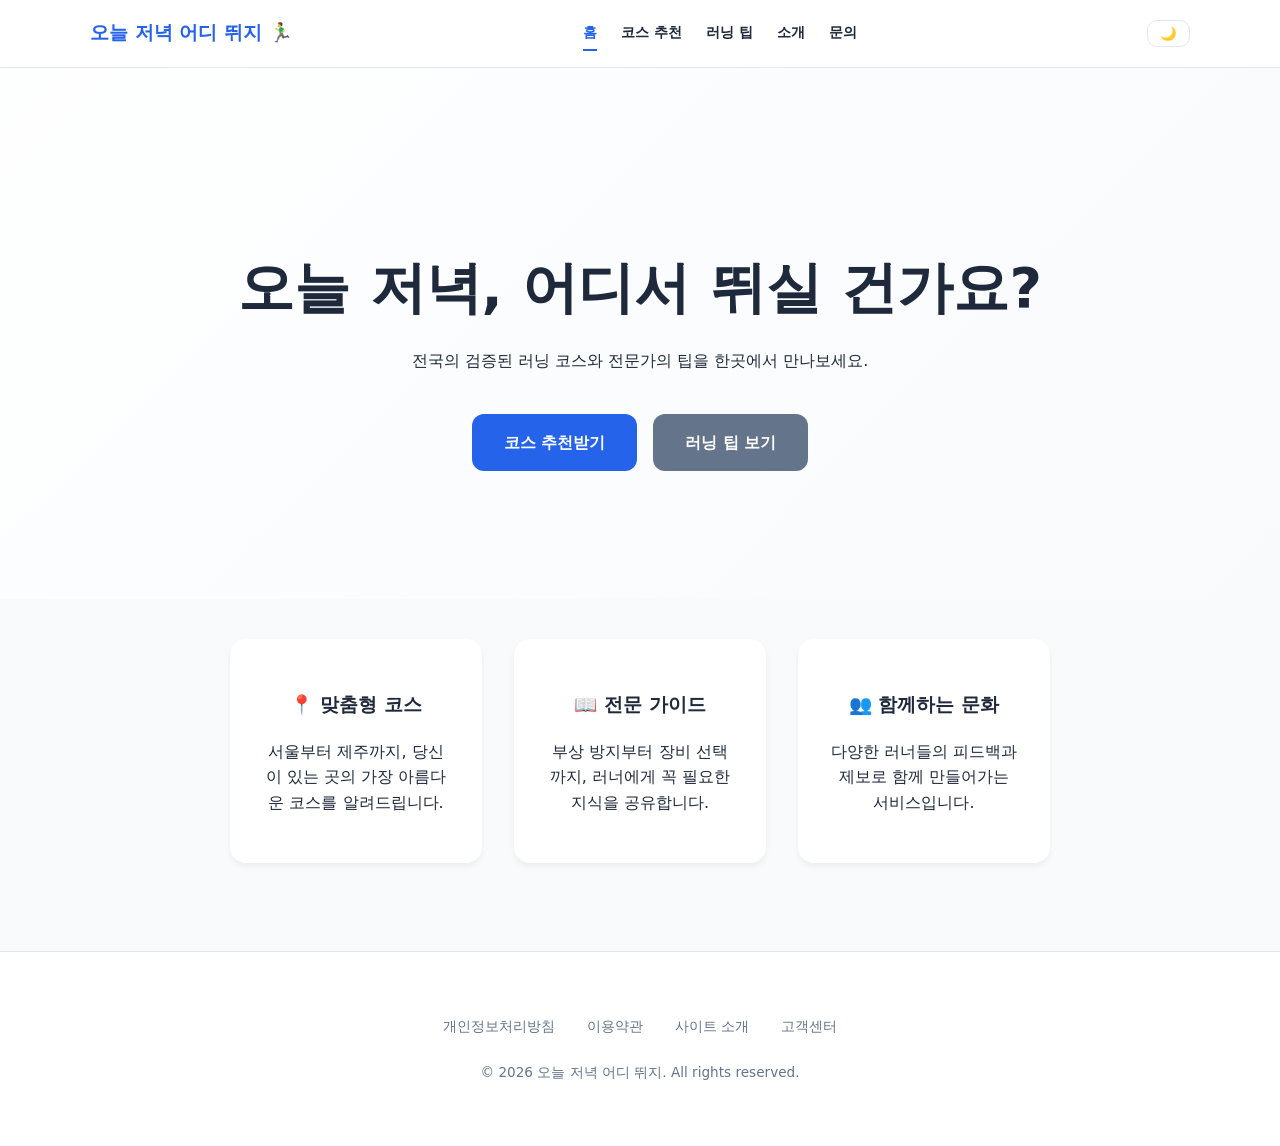
<file: index.html>
<!DOCTYPE html>
<html lang="ko">
<head>
  <meta charset="UTF-8" />
  <meta name="viewport" content="width=device-width, initial-scale=1.0" />
  <title>오늘 저녁 어디 뛰지 - 당신을 위한 러닝 가이드</title>
  <meta name="description" content="전국의 아름다운 러닝 코스를 추천받고, 안전한 러닝을 위한 전문 팁과 가이드를 확인하세요.">
  <meta name="google-adsense-account" content="ca-pub-4621143579541891">
  <script async src="https://pagead2.googlesyndication.com/pagead/js/adsbygoogle.js?client=ca-pub-4621143579541891"
     crossorigin="anonymous"></script>
  <link href="style.css" rel="stylesheet">
</head>
<body>
  <header class="navbar">
    <div class="nav-container">
      <a href="index.html" class="nav-logo">오늘 저녁 어디 뛰지 🏃‍♂️</a>
      <nav class="nav-links">
        <a href="index.html" class="active">홈</a>
        <a href="recommend.html">코스 추천</a>
        <a href="tips.html">러닝 팁</a>
        <a href="about.html">소개</a>
        <a href="contact.html">문의</a>
      </nav>
      <button id="theme-toggle" class="theme-btn-nav">🌙</button>
    </div>
  </header>

  <main>
    <section class="hero-section">
      <div class="container-transparent">
        <h1>오늘 저녁, 어디서 뛰실 건가요?</h1>
        <p>전국의 검증된 러닝 코스와 전문가의 팁을 한곳에서 만나보세요.</p>
        <div class="hero-btns">
            <a href="recommend.html" class="cta-btn">코스 추천받기</a>
            <a href="tips.html" class="cta-btn-alt">러닝 팁 보기</a>
        </div>
      </div>
    </section>

    <section class="container info-grid-section">
        <div class="info-card">
            <h3>📍 맞춤형 코스</h3>
            <p>서울부터 제주까지, 당신이 있는 곳의 가장 아름다운 코스를 알려드립니다.</p>
        </div>
        <div class="info-card">
            <h3>📖 전문 가이드</h3>
            <p>부상 방지부터 장비 선택까지, 러너에게 꼭 필요한 지식을 공유합니다.</p>
        </div>
        <div class="info-card">
            <h3>👥 함께하는 문화</h3>
            <p>다양한 러너들의 피드백과 제보로 함께 만들어가는 서비스입니다.</p>
        </div>
    </section>
  </main>

  <footer class="footer">
    <div class="footer-container">
      <div class="footer-links">
        <a href="privacy.html">개인정보처리방침</a>
        <a href="terms.html">이용약관</a>
        <a href="about.html">사이트 소개</a>
        <a href="contact.html">고객센터</a>
      </div>
      <p class="copyright">&copy; 2026 오늘 저녁 어디 뛰지. All rights reserved.</p>
    </div>
  </footer>

  <script defer type="text/javascript" src="main.js"></script>
</body>
</html>
</file>
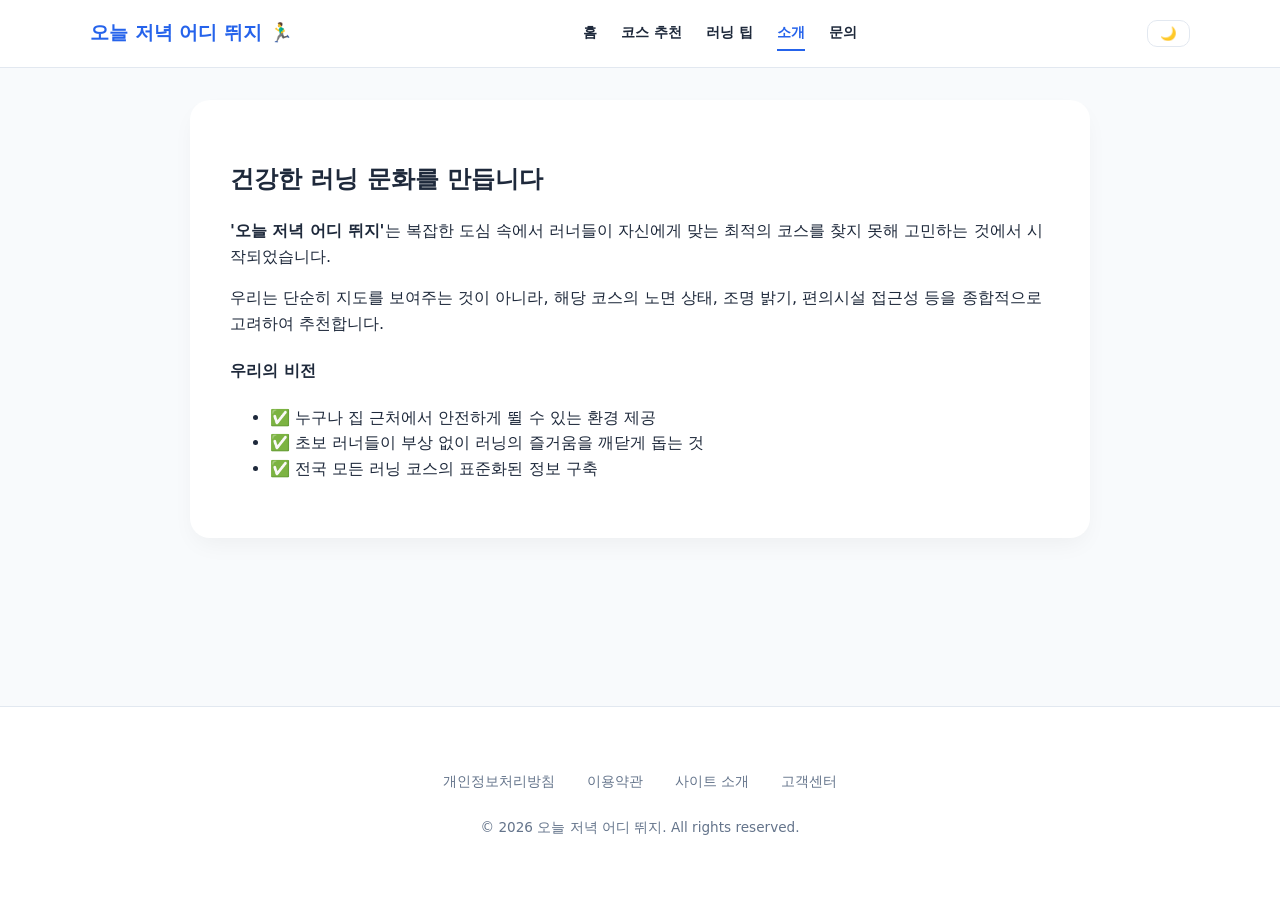
<file: about.html>
<!DOCTYPE html>
<html lang="ko">
<head>
  <meta charset="UTF-8" />
  <meta name="viewport" content="width=device-width, initial-scale=1.0" />
  <title>서비스 소개 - 오늘 저녁 어디 뛰지</title>
  <link href="style.css" rel="stylesheet">
  <script async src="https://pagead2.googlesyndication.com/pagead/js/adsbygoogle.js?client=ca-pub-4621143579541891"
     crossorigin="anonymous"></script>
</head>
<body>
  <header class="navbar">
    <div class="nav-container">
      <a href="index.html" class="nav-logo">오늘 저녁 어디 뛰지 🏃‍♂️</a>
      <nav class="nav-links">
        <a href="index.html">홈</a>
        <a href="recommend.html">코스 추천</a>
        <a href="tips.html">러닝 팁</a>
        <a href="about.html" class="active">소개</a>
        <a href="contact.html">문의</a>
      </nav>
      <button id="theme-toggle" class="theme-btn-nav">🌙</button>
    </div>
  </header>

  <main class="page-content">
    <section class="container about-section">
      <h2>건강한 러닝 문화를 만듭니다</h2>
      <div class="about-content">
          <p><strong>'오늘 저녁 어디 뛰지'</strong>는 복잡한 도심 속에서 러너들이 자신에게 맞는 최적의 코스를 찾지 못해 고민하는 것에서 시작되었습니다.</p>
          <p>우리는 단순히 지도를 보여주는 것이 아니라, 해당 코스의 노면 상태, 조명 밝기, 편의시설 접근성 등을 종합적으로 고려하여 추천합니다.</p>
          
          <div class="vision-box">
              <h4>우리의 비전</h4>
              <ul>
                  <li>✅ 누구나 집 근처에서 안전하게 뛸 수 있는 환경 제공</li>
                  <li>✅ 초보 러너들이 부상 없이 러닝의 즐거움을 깨닫게 돕는 것</li>
                  <li>✅ 전국 모든 러닝 코스의 표준화된 정보 구축</li>
              </ul>
          </div>
      </div>
    </section>
  </main>

  <footer class="footer">
    <div class="footer-container">
      <div class="footer-links">
        <a href="privacy.html">개인정보처리방침</a>
        <a href="terms.html">이용약관</a>
        <a href="about.html">사이트 소개</a>
        <a href="contact.html">고객센터</a>
      </div>
      <p class="copyright">&copy; 2026 오늘 저녁 어디 뛰지. All rights reserved.</p>
    </div>
  </footer>

  <script defer type="text/javascript" src="main.js"></script>
</body>
</html>
</file>
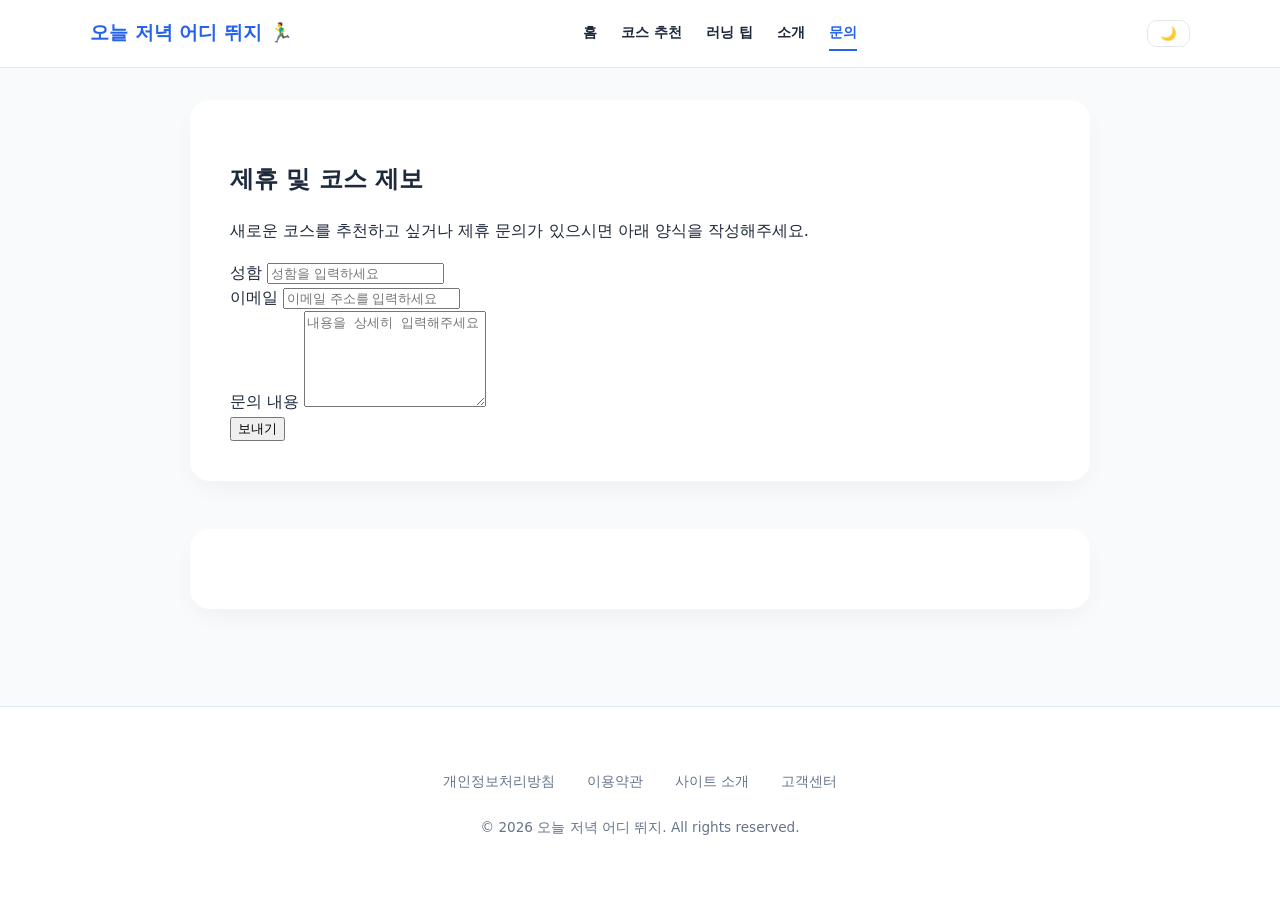
<file: contact.html>
<!DOCTYPE html>
<html lang="ko">
<head>
  <meta charset="UTF-8" />
  <meta name="viewport" content="width=device-width, initial-scale=1.0" />
  <title>제휴 및 문의 - 오늘 저녁 어디 뛰지</title>
  <link href="style.css" rel="stylesheet">
  <script async src="https://pagead2.googlesyndication.com/pagead/js/adsbygoogle.js?client=ca-pub-4621143579541891"
     crossorigin="anonymous"></script>
</head>
<body>
  <header class="navbar">
    <div class="nav-container">
      <a href="index.html" class="nav-logo">오늘 저녁 어디 뛰지 🏃‍♂️</a>
      <nav class="nav-links">
        <a href="index.html">홈</a>
        <a href="recommend.html">코스 추천</a>
        <a href="tips.html">러닝 팁</a>
        <a href="about.html">소개</a>
        <a href="contact.html" class="active">문의</a>
      </nav>
      <button id="theme-toggle" class="theme-btn-nav">🌙</button>
    </div>
  </header>

  <main class="page-content">
    <section class="container contact-section">
      <h2>제휴 및 코스 제보</h2>
      <p class="section-desc">새로운 코스를 추천하고 싶거나 제휴 문의가 있으시면 아래 양식을 작성해주세요.</p>
      
      <form action="https://formspree.io/f/mgopalbg" method="POST" class="contact-form">
        <div class="form-group">
          <label for="name">성함</label>
          <input type="text" id="name" name="name" required placeholder="성함을 입력하세요">
        </div>
        <div class="form-group">
          <label for="email">이메일</label>
          <input type="email" id="email" name="email" required placeholder="이메일 주소를 입력하세요">
        </div>
        <div class="form-group">
          <label for="message">문의 내용</label>
          <textarea id="message" name="message" rows="6" required placeholder="내용을 상세히 입력해주세요"></textarea>
        </div>
        <button type="submit" id="submit-btn">보내기</button>
      </form>
    </section>

    <section class="container">
      <div id="disqus_thread"></div>
      <script>
          (function() { 
          var d = document, s = d.createElement('script');
          s.src = 'https://product-builder-9v8finuenk.disqus.com/embed.js';
          s.setAttribute('data-timestamp', +new Date());
          (d.head || d.body).appendChild(s);
          })();
      </script>
    </section>
  </main>

  <footer class="footer">
    <div class="footer-container">
      <div class="footer-links">
        <a href="privacy.html">개인정보처리방침</a>
        <a href="terms.html">이용약관</a>
        <a href="about.html">사이트 소개</a>
        <a href="contact.html">고객센터</a>
      </div>
      <p class="copyright">&copy; 2026 오늘 저녁 어디 뛰지. All rights reserved.</p>
    </div>
  </footer>

  <script defer type="text/javascript" src="main.js"></script>
</body>
</html>
</file>
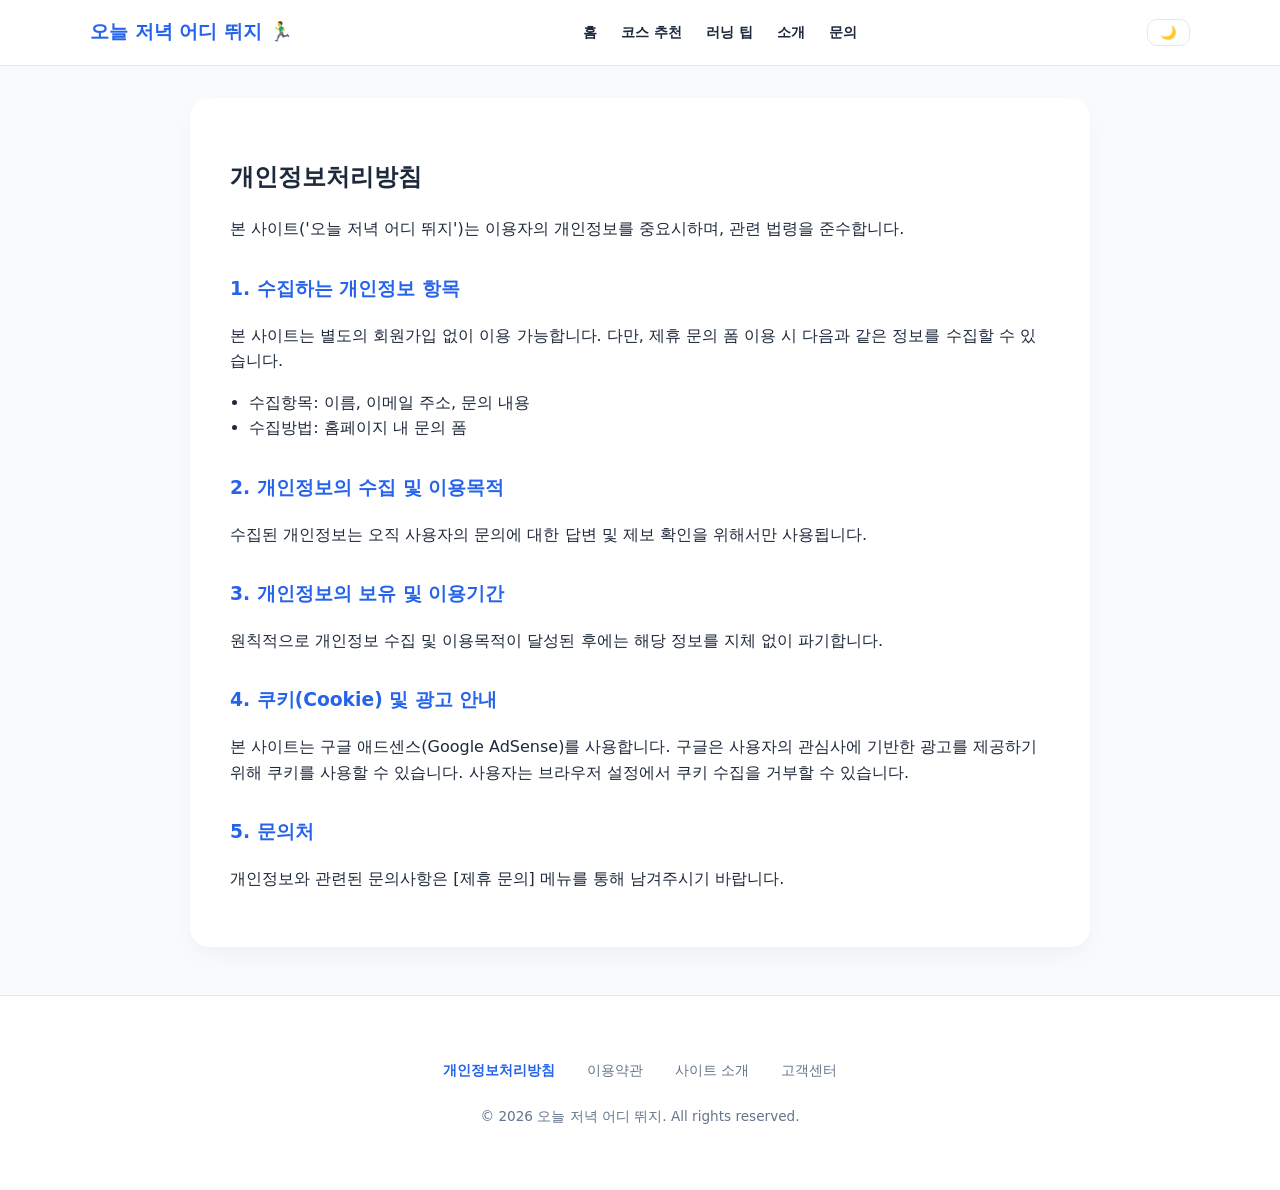
<file: privacy.html>
<!DOCTYPE html>
<html lang="ko">
<head>
  <meta charset="UTF-8" />
  <meta name="viewport" content="width=device-width, initial-scale=1.0" />
  <title>개인정보처리방침 - 오늘 저녁 어디 뛰지</title>
  <link href="style.css" rel="stylesheet">
</head>
<body>
  <header class="navbar">
    <div class="nav-container">
      <a href="index.html" class="nav-logo">오늘 저녁 어디 뛰지 🏃‍♂️</a>
      <nav class="nav-links">
        <a href="index.html">홈</a>
        <a href="recommend.html">코스 추천</a>
        <a href="tips.html">러닝 팁</a>
        <a href="about.html">소개</a>
        <a href="contact.html">문의</a>
      </nav>
      <button id="theme-toggle" class="theme-btn-nav">🌙</button>
    </div>
  </header>

  <main class="page-content">
    <section class="container policy-content">
      <h2>개인정보처리방침</h2>
      <p>본 사이트('오늘 저녁 어디 뛰지')는 이용자의 개인정보를 중요시하며, 관련 법령을 준수합니다.</p>
      
      <h3>1. 수집하는 개인정보 항목</h3>
      <p>본 사이트는 별도의 회원가입 없이 이용 가능합니다. 다만, 제휴 문의 폼 이용 시 다음과 같은 정보를 수집할 수 있습니다.</p>
      <ul>
        <li>수집항목: 이름, 이메일 주소, 문의 내용</li>
        <li>수집방법: 홈페이지 내 문의 폼</li>
      </ul>

      <h3>2. 개인정보의 수집 및 이용목적</h3>
      <p>수집된 개인정보는 오직 사용자의 문의에 대한 답변 및 제보 확인을 위해서만 사용됩니다.</p>

      <h3>3. 개인정보의 보유 및 이용기간</h3>
      <p>원칙적으로 개인정보 수집 및 이용목적이 달성된 후에는 해당 정보를 지체 없이 파기합니다.</p>

      <h3>4. 쿠키(Cookie) 및 광고 안내</h3>
      <p>본 사이트는 구글 애드센스(Google AdSense)를 사용합니다. 구글은 사용자의 관심사에 기반한 광고를 제공하기 위해 쿠키를 사용할 수 있습니다. 사용자는 브라우저 설정에서 쿠키 수집을 거부할 수 있습니다.</p>

      <h3>5. 문의처</h3>
      <p>개인정보와 관련된 문의사항은 [제휴 문의] 메뉴를 통해 남겨주시기 바랍니다.</p>
    </section>
  </main>

  <footer class="footer">
    <div class="footer-container">
      <div class="footer-links">
        <a href="privacy.html" class="active">개인정보처리방침</a>
        <a href="terms.html">이용약관</a>
        <a href="about.html">사이트 소개</a>
        <a href="contact.html">고객센터</a>
      </div>
      <p class="copyright">&copy; 2026 오늘 저녁 어디 뛰지. All rights reserved.</p>
    </div>
  </footer>

  <script defer type="text/javascript" src="main.js"></script>
</body>
</html>
</file>
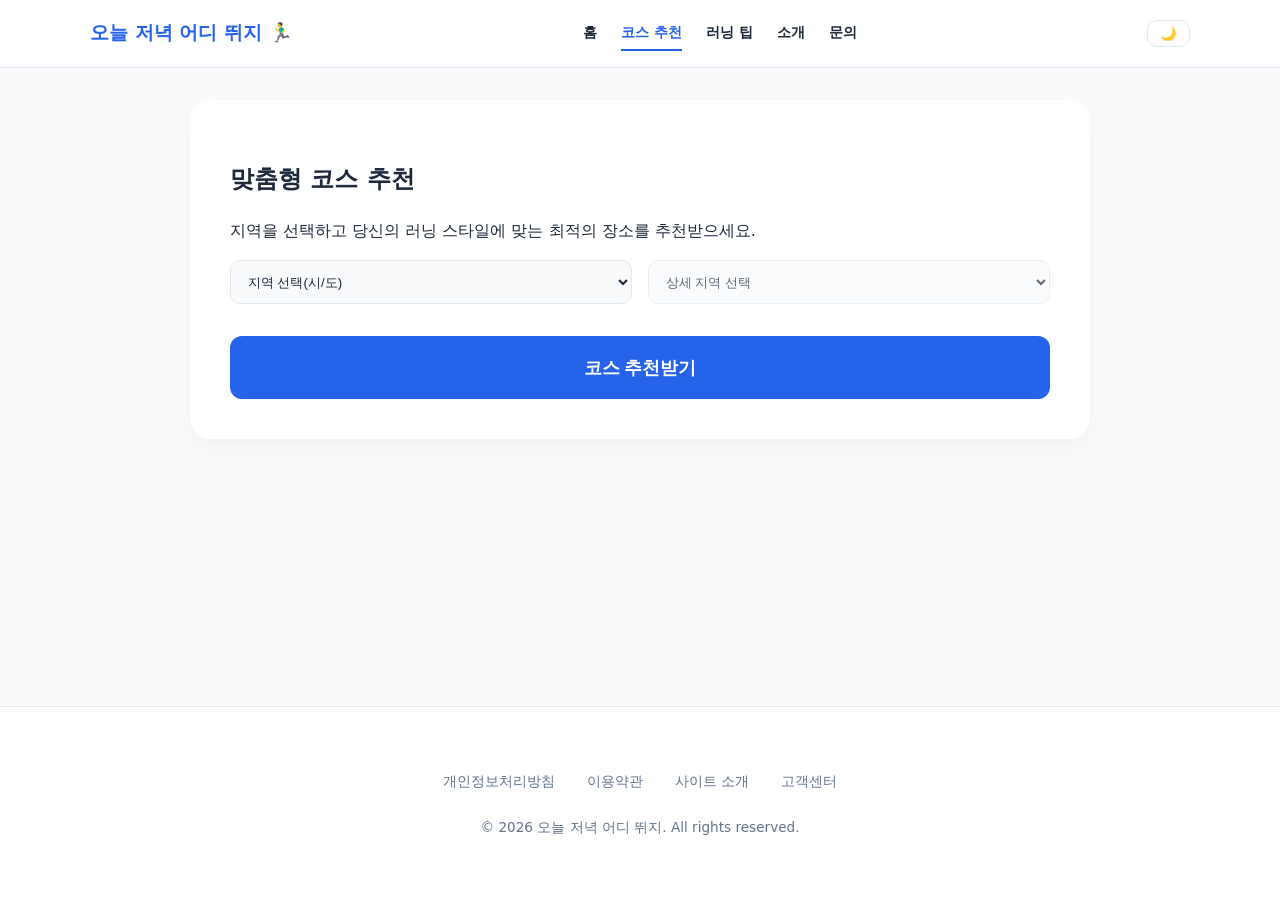
<file: recommend.html>
<!DOCTYPE html>
<html lang="ko">
<head>
  <meta charset="UTF-8" />
  <meta name="viewport" content="width=device-width, initial-scale=1.0" />
  <title>코스 추천 - 오늘 저녁 어디 뛰지</title>
  <link href="style.css" rel="stylesheet">
  <script async src="https://pagead2.googlesyndication.com/pagead/js/adsbygoogle.js?client=ca-pub-4621143579541891"
     crossorigin="anonymous"></script>
</head>
<body>
  <header class="navbar">
    <div class="nav-container">
      <a href="index.html" class="nav-logo">오늘 저녁 어디 뛰지 🏃‍♂️</a>
      <nav class="nav-links">
        <a href="index.html">홈</a>
        <a href="recommend.html" class="active">코스 추천</a>
        <a href="tips.html">러닝 팁</a>
        <a href="about.html">소개</a>
        <a href="contact.html">문의</a>
      </nav>
      <button id="theme-toggle" class="theme-btn-nav">🌙</button>
    </div>
  </header>

  <main class="page-content">
    <section class="container main-section">
      <h2>맞춤형 코스 추천</h2>
      <p class="section-desc">지역을 선택하고 당신의 러닝 스타일에 맞는 최적의 장소를 추천받으세요.</p>
      
      <div class="region-select-container">
          <select id="large-region">
              <option value="">지역 선택(시/도)</option>
              <option value="서울">서울특별시</option>
              <option value="경기">경기도</option>
              <option value="인천">인천광역시</option>
              <option value="강원">강원도</option>
              <option value="충청">충청도</option>
              <option value="전라">전라도</option>
              <option value="경상">경상도</option>
              <option value="제주">제주도</option>
          </select>
          <select id="small-region" disabled>
              <option value="">상세 지역 선택</option>
          </select>
      </div>

      <div id="course-result" class="course-container" style="display: none;">
        <div class="course-card">
          <h3 id="course-name">코스 이름</h3>
          <div class="course-info">
              <span class="info-item">📍 <span id="course-location">위치</span></span>
              <span class="info-item">📏 <span id="course-distance">거리</span></span>
              <span class="info-item">⚡ <span id="course-difficulty">난이도</span></span>
          </div>
          <p id="course-description">상세 설명</p>
          <div id="course-features" class="feature-tags"></div>
        </div>
      </div>
      <button id="recommend-btn">코스 추천받기</button>
    </section>
  </main>

  <footer class="footer">
    <div class="footer-container">
      <div class="footer-links">
        <a href="privacy.html">개인정보처리방침</a>
        <a href="terms.html">이용약관</a>
        <a href="about.html">사이트 소개</a>
        <a href="contact.html">고객센터</a>
      </div>
      <p class="copyright">&copy; 2026 오늘 저녁 어디 뛰지. All rights reserved.</p>
    </div>
  </footer>

  <script defer type="text/javascript" src="main.js"></script>
</body>
</html>
</file>
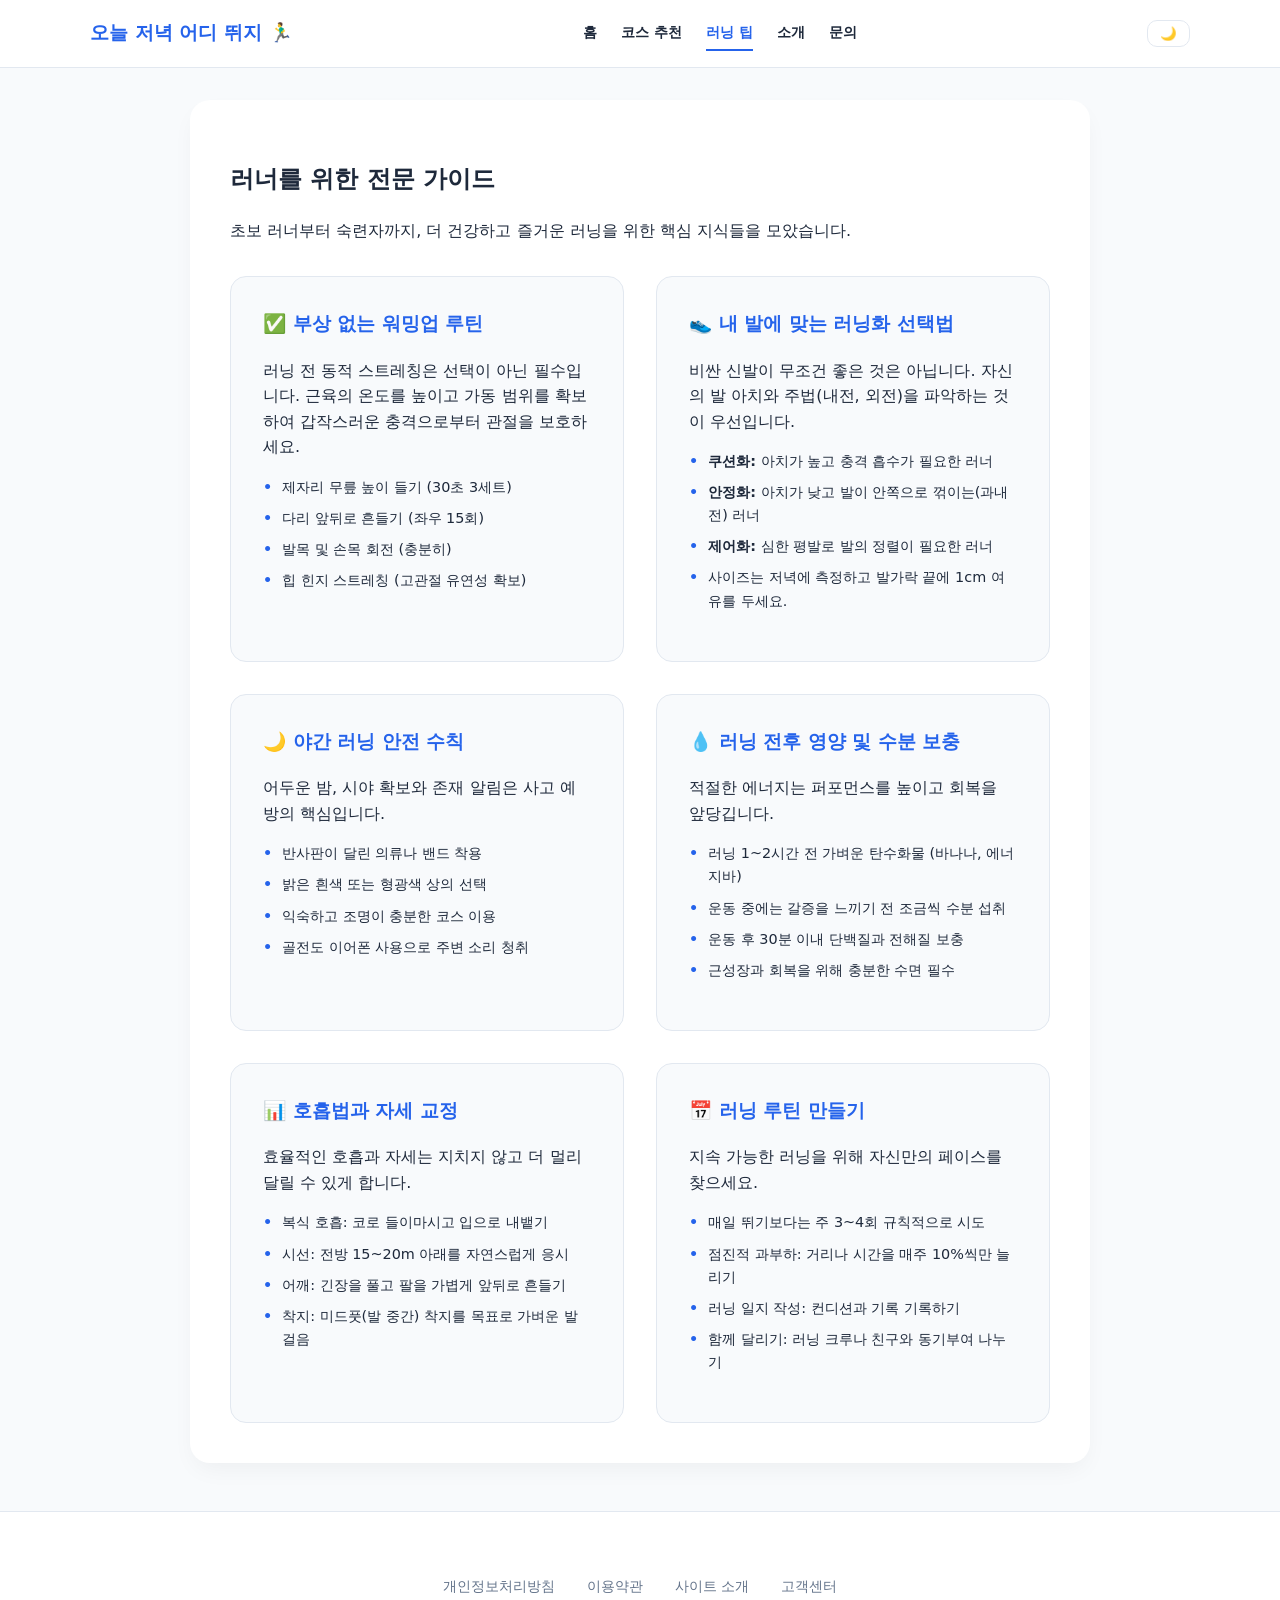
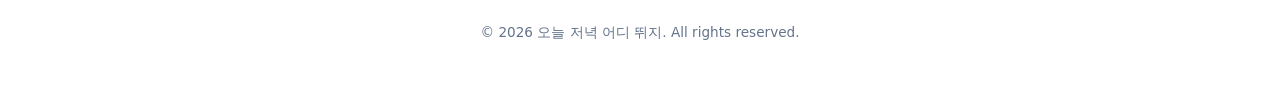
<file: tips.html>
<!DOCTYPE html>
<html lang="ko">
<head>
  <meta charset="UTF-8" />
  <meta name="viewport" content="width=device-width, initial-scale=1.0" />
  <title>러닝 팁 - 오늘 저녁 어디 뛰지</title>
  <link href="style.css" rel="stylesheet">
  <script async src="https://pagead2.googlesyndication.com/pagead/js/adsbygoogle.js?client=ca-pub-4621143579541891"
     crossorigin="anonymous"></script>
</head>
<body>
  <header class="navbar">
    <div class="nav-container">
      <a href="index.html" class="nav-logo">오늘 저녁 어디 뛰지 🏃‍♂️</a>
      <nav class="nav-links">
        <a href="index.html">홈</a>
        <a href="recommend.html">코스 추천</a>
        <a href="tips.html" class="active">러닝 팁</a>
        <a href="about.html">소개</a>
        <a href="contact.html">문의</a>
      </nav>
      <button id="theme-toggle" class="theme-btn-nav">🌙</button>
    </div>
  </header>

  <main class="page-content">
    <section class="container">
      <h2>러너를 위한 전문 가이드</h2>
      <p class="section-desc">초보 러너부터 숙련자까지, 더 건강하고 즐거운 러닝을 위한 핵심 지식들을 모았습니다.</p>
      
      <div class="tips-detail-grid">
        <article class="tip-detail-card">
          <h3>✅ 부상 없는 워밍업 루틴</h3>
          <p>러닝 전 동적 스트레칭은 선택이 아닌 필수입니다. 근육의 온도를 높이고 가동 범위를 확보하여 갑작스러운 충격으로부터 관절을 보호하세요.</p>
          <ul class="tip-list">
              <li>제자리 무릎 높이 들기 (30초 3세트)</li>
              <li>다리 앞뒤로 흔들기 (좌우 15회)</li>
              <li>발목 및 손목 회전 (충분히)</li>
              <li>힙 힌지 스트레칭 (고관절 유연성 확보)</li>
          </ul>
        </article>

        <article class="tip-detail-card">
          <h3>👟 내 발에 맞는 러닝화 선택법</h3>
          <p>비싼 신발이 무조건 좋은 것은 아닙니다. 자신의 발 아치와 주법(내전, 외전)을 파악하는 것이 우선입니다.</p>
          <ul class="tip-list">
              <li><strong>쿠션화:</strong> 아치가 높고 충격 흡수가 필요한 러너</li>
              <li><strong>안정화:</strong> 아치가 낮고 발이 안쪽으로 꺾이는(과내전) 러너</li>
              <li><strong>제어화:</strong> 심한 평발로 발의 정렬이 필요한 러너</li>
              <li>사이즈는 저녁에 측정하고 발가락 끝에 1cm 여유를 두세요.</li>
          </ul>
        </article>

        <article class="tip-detail-card">
          <h3>🌙 야간 러닝 안전 수칙</h3>
          <p>어두운 밤, 시야 확보와 존재 알림은 사고 예방의 핵심입니다.</p>
          <ul class="tip-list">
              <li>반사판이 달린 의류나 밴드 착용</li>
              <li>밝은 흰색 또는 형광색 상의 선택</li>
              <li>익숙하고 조명이 충분한 코스 이용</li>
              <li>골전도 이어폰 사용으로 주변 소리 청취</li>
          </ul>
        </article>

        <article class="tip-detail-card">
          <h3>💧 러닝 전후 영양 및 수분 보충</h3>
          <p>적절한 에너지는 퍼포먼스를 높이고 회복을 앞당깁니다.</p>
          <ul class="tip-list">
              <li>러닝 1~2시간 전 가벼운 탄수화물 (바나나, 에너지바)</li>
              <li>운동 중에는 갈증을 느끼기 전 조금씩 수분 섭취</li>
              <li>운동 후 30분 이내 단백질과 전해질 보충</li>
              <li>근성장과 회복을 위해 충분한 수면 필수</li>
          </ul>
        </article>

        <article class="tip-detail-card">
          <h3>📊 호흡법과 자세 교정</h3>
          <p>효율적인 호흡과 자세는 지치지 않고 더 멀리 달릴 수 있게 합니다.</p>
          <ul class="tip-list">
              <li>복식 호흡: 코로 들이마시고 입으로 내뱉기</li>
              <li>시선: 전방 15~20m 아래를 자연스럽게 응시</li>
              <li>어깨: 긴장을 풀고 팔을 가볍게 앞뒤로 흔들기</li>
              <li>착지: 미드풋(발 중간) 착지를 목표로 가벼운 발걸음</li>
          </ul>
        </article>

        <article class="tip-detail-card">
          <h3>📅 러닝 루틴 만들기</h3>
          <p>지속 가능한 러닝을 위해 자신만의 페이스를 찾으세요.</p>
          <ul class="tip-list">
              <li>매일 뛰기보다는 주 3~4회 규칙적으로 시도</li>
              <li>점진적 과부하: 거리나 시간을 매주 10%씩만 늘리기</li>
              <li>러닝 일지 작성: 컨디션과 기록 기록하기</li>
              <li>함께 달리기: 러닝 크루나 친구와 동기부여 나누기</li>
          </ul>
        </article>
      </div>
    </section>
  </main>

  <footer class="footer">
    <div class="footer-container">
      <div class="footer-links">
        <a href="privacy.html">개인정보처리방침</a>
        <a href="terms.html">이용약관</a>
        <a href="about.html">사이트 소개</a>
        <a href="contact.html">고객센터</a>
      </div>
      <p class="copyright">&copy; 2026 오늘 저녁 어디 뛰지. All rights reserved.</p>
    </div>
  </footer>

  <script defer type="text/javascript" src="main.js"></script>
</body>
</html>
</file>
<file: style.css>
:root {
  --bg-color: #f8fafc;
  --container-bg: #ffffff;
  --text-color: #1e293b;
  --text-muted: #64748b;
  --shadow-color: rgba(0,0,0,0.05);
  --btn-bg: #2563eb;
  --btn-hover: #1d4ed8;
  --btn-alt: #64748b;
  --accent-color: #f43f5e;
  --input-border: #e2e8f0;
  --nav-bg: rgba(255, 255, 255, 0.9);
}

body.dark-mode {
  --bg-color: #0f172a;
  --container-bg: #1e293b;
  --text-color: #f1f5f9;
  --text-muted: #94a3b8;
  --shadow-color: rgba(0,0,0,0.3);
  --btn-bg: #3b82f6;
  --btn-hover: #60a5fa;
  --btn-alt: #475569;
  --accent-color: #fb7185;
  --input-border: #334155;
  --nav-bg: rgba(15, 23, 42, 0.9);
}

* { box-sizing: border-box; }

body {
  font-family: 'Pretendard', -apple-system, system-ui, sans-serif;
  background-color: var(--bg-color);
  color: var(--text-color);
  margin: 0;
  line-height: 1.6;
  display: flex;
  flex-direction: column;
  min-height: 100vh;
  transition: background-color 0.3s, color 0.3s;
}

main { flex: 1; }

.page-content { padding-top: 2rem; }

.container {
  width: 90%;
  max-width: 900px;
  margin: 0 auto 3rem auto;
  padding: 2.5rem;
  background: var(--container-bg);
  border-radius: 20px;
  box-shadow: 0 10px 25px -5px var(--shadow-color);
}

/* Navbar */
.navbar {
  position: sticky;
  top: 0;
  z-index: 1000;
  background-color: var(--nav-bg);
  backdrop-filter: blur(10px);
  border-bottom: 1px solid var(--input-border);
  padding: 1rem 0;
}

.nav-container {
  width: 90%;
  max-width: 1100px;
  margin: 0 auto;
  display: flex;
  justify-content: space-between;
  align-items: center;
}

.nav-logo {
  font-size: 1.2rem;
  font-weight: 800;
  color: var(--btn-bg);
  text-decoration: none;
}

.nav-links { display: flex; gap: 1.5rem; }

.nav-links a {
  text-decoration: none;
  color: var(--text-color);
  font-weight: 600;
  font-size: 0.9rem;
  transition: color 0.2s;
  padding: 5px 0;
}

.nav-links a.active {
  color: var(--btn-bg);
  border-bottom: 2px solid var(--btn-bg);
}

.theme-btn-nav {
  background: none;
  border: 1px solid var(--input-border);
  padding: 5px 12px;
  border-radius: 10px;
  cursor: pointer;
  color: var(--text-color);
}

/* Hero Section */
.hero-section {
  padding: 8rem 0;
  text-align: center;
  background: linear-gradient(135deg, var(--nav-bg) 0%, var(--bg-color) 100%);
}

.hero-section h1 { font-size: 3.5rem; font-weight: 800; margin-bottom: 1rem; }

.hero-btns { display: flex; justify-content: center; gap: 1rem; margin-top: 2.5rem; }

.cta-btn, .cta-btn-alt {
  padding: 1rem 2rem;
  border-radius: 12px;
  text-decoration: none;
  font-weight: 700;
  transition: all 0.2s;
}

.cta-btn { background: var(--btn-bg); color: white; }
.cta-btn-alt { background: var(--btn-alt); color: white; }

/* Info Grid (Home) */
.info-grid-section {
  display: grid;
  grid-template-columns: repeat(auto-fit, minmax(250px, 1fr));
  gap: 2rem;
  background: transparent;
  box-shadow: none;
}

.info-card {
  background: var(--container-bg);
  padding: 2rem;
  border-radius: 16px;
  box-shadow: 0 4px 6px var(--shadow-color);
  text-align: center;
}

/* Tips Grid */
.tips-detail-grid {
  display: grid;
  grid-template-columns: 1fr 1fr;
  gap: 2rem;
  margin-top: 2rem;
}

.tip-detail-card {
  background: var(--bg-color);
  padding: 2rem;
  border-radius: 16px;
  border: 1px solid var(--input-border);
}

.tip-detail-card h3 { color: var(--btn-bg); margin-top: 0; }

/* Course UI */
.region-select-container { display: flex; gap: 1rem; margin-bottom: 2rem; }

.region-select-container select {
  flex: 1;
  padding: 0.8rem;
  border-radius: 10px;
  border: 1px solid var(--input-border);
  background: var(--bg-color);
  color: var(--text-color);
  outline: none;
}

#recommend-btn {
  width: 100%;
  padding: 1.2rem;
  border: none;
  border-radius: 12px;
  background: var(--btn-bg);
  color: white;
  font-weight: 700;
  font-size: 1.1rem;
  cursor: pointer;
}

.course-card {
  padding: 2rem;
  background: var(--bg-color);
  border-radius: 16px;
  border-left: 6px solid var(--btn-bg);
  margin-bottom: 2rem;
}

.info-item {
  background: var(--container-bg);
  padding: 0.3rem 0.8rem;
  border-radius: 20px;
  font-size: 0.8rem;
  font-weight: 600;
  border: 1px solid var(--input-border);
}

.tag {
  background: var(--accent-color);
  color: white;
  padding: 0.2rem 0.6rem;
  border-radius: 6px;
  font-size: 0.75rem;
  margin-right: 5px;
}

/* Policy Content */
.policy-content h3 { margin-top: 2rem; color: var(--btn-bg); }
.policy-content ul { padding-left: 1.2rem; }

/* Footer */
.footer {
  padding: 4rem 0 3rem 0;
  background: var(--container-bg);
  border-top: 1px solid var(--input-border);
  text-align: center;
}

.footer-links { display: flex; justify-content: center; gap: 2rem; margin-bottom: 1.5rem; }

.footer-links a { text-decoration: none; color: var(--text-muted); font-size: 0.85rem; }

.footer-links a.active { color: var(--btn-bg); font-weight: bold; }

.copyright { color: var(--text-muted); font-size: 0.85rem; }

.fade-in {
  animation: fadeIn 0.8s ease-in-out;
}

@keyframes fadeIn {
  from { opacity: 0; transform: translateY(10px); }
  to { opacity: 1; transform: translateY(0); }
}

.tip-list {
  padding-left: 1.2rem;
  margin-top: 1rem;
  list-style-type: none;
}

.tip-list li {
  position: relative;
  margin-bottom: 0.5rem;
  font-size: 0.9rem;
}

.tip-list li::before {
  content: "•";
  color: var(--btn-bg);
  font-weight: bold;
  position: absolute;
  left: -1.2rem;
}

/* Responsive */
@media (max-width: 768px) {
  .nav-links { display: none; }
  .hero-section h1 { font-size: 2.2rem; }
  .tips-detail-grid { grid-template-columns: 1fr; }
  .region-select-container { flex-direction: column; }
}
</file>
